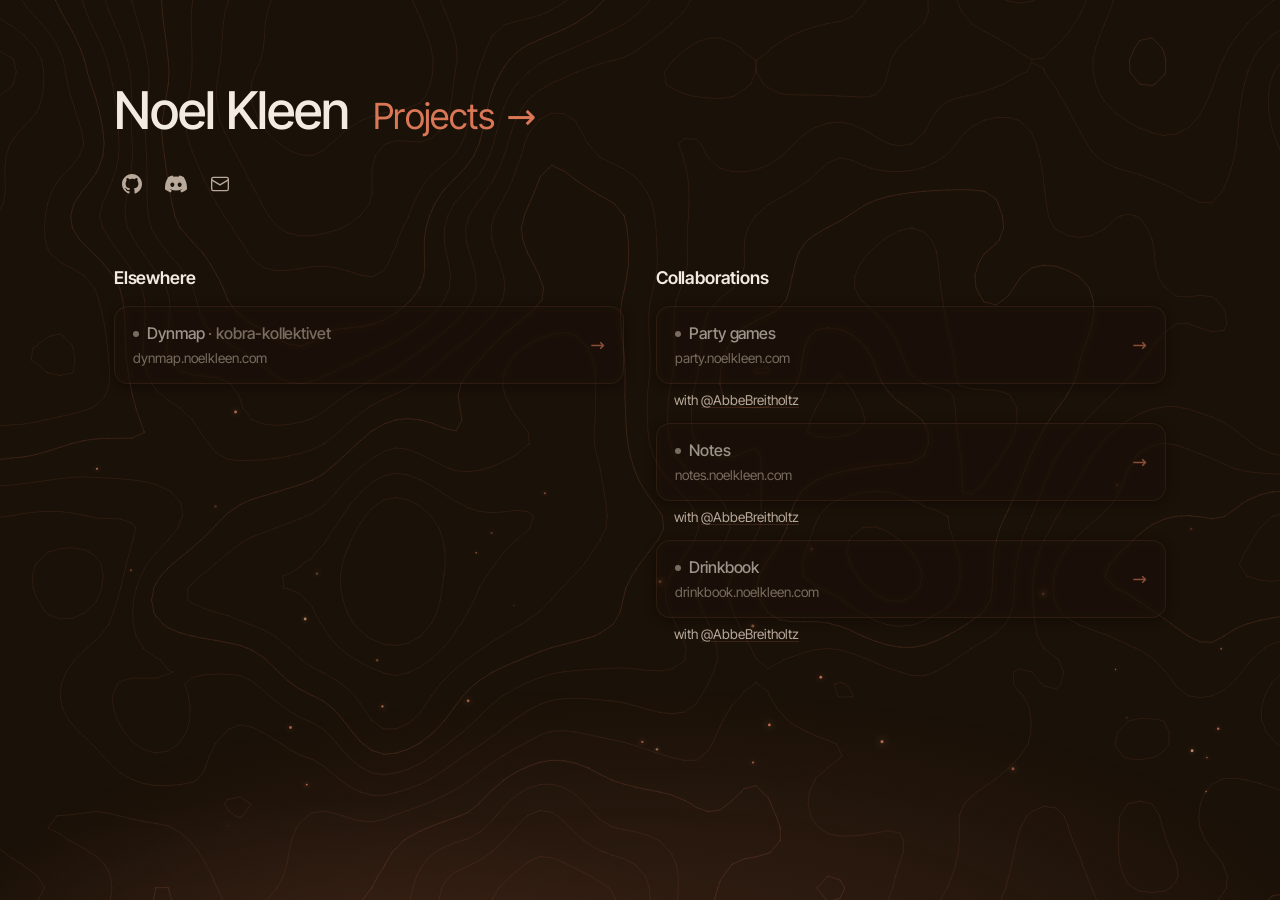
<file: index.html>
<!doctype html>
<html lang="en">
  <head>
    <meta charset="UTF-8" />
    <meta name="viewport" content="width=device-width, initial-scale=1.0" />
    <title>Noel Kleen</title>
    <meta name="description" content="An index of what's running on noelkleen.com — out in the open, run with others, or kept to myself." />
    <meta name="theme-color" content="#1a1108" />
    <meta property="og:type" content="website" />
    <meta property="og:title" content="Noel Kleen" />
    <meta property="og:description" content="An index of what's running on noelkleen.com — out in the open, run with others, or kept to myself." />
    <meta property="og:url" content="https://noelkleen.com" />
    <link rel="icon" type="image/svg+xml" href="/images/favicon.svg" />
    <link rel="preload" as="font" type="font/woff2" href="/fonts/InterTight-latin.woff2" crossorigin />
    <link rel="stylesheet" href="/css/styles.css?v=__CSS_VERSION__" />
  </head>
  <body>
    <canvas class="contours" aria-hidden="true"></canvas>
    <div class="cursor-glow" aria-hidden="true"></div>
    <canvas class="embers" aria-hidden="true"></canvas>
    <div class="wrap">
      <header class="hero">
        <div class="hero-text">
          <div class="hero-headline">
            <h1 class="t-display"><span class="hero-sheen">Noel Kleen<span class="hero-sheen-shine" aria-hidden="true"><span class="hero-sheen-inner">Noel Kleen</span></span></span></h1>
            <a class="hero-projects" href="/projects/">
              <span class="sr-only">Projects</span>
              <span class="hero-projects-word" aria-hidden="true"><span style="--i:0">P</span><span style="--i:1">r</span><span style="--i:2">o</span><span style="--i:3">j</span><span style="--i:4">e</span><span style="--i:5">c</span><span style="--i:6">t</span><span style="--i:7">s</span></span>
              <span class="hero-projects-arrow" aria-hidden="true" style="--i:8">→</span>
            </a>
          </div>
          <nav class="contact" aria-label="contact">
          <a href="https://github.com/AbstractNucleus" target="_blank" rel="noopener noreferrer" aria-label="GitHub">
            <svg width="20" height="20" viewBox="0 0 24 24" fill="currentColor" aria-hidden="true">
              <path d="M12 0C5.374 0 0 5.373 0 12c0 5.302 3.438 9.8 8.207 11.387.599.111.793-.261.793-.577v-2.234c-3.338.726-4.033-1.416-4.033-1.416-.546-1.387-1.333-1.756-1.333-1.756-1.089-.745.083-.729.083-.729 1.205.084 1.839 1.237 1.839 1.237 1.07 1.834 2.807 1.304 3.492.997.107-.775.418-1.305.762-1.604-2.665-.305-5.467-1.334-5.467-5.931 0-1.311.469-2.381 1.236-3.221-.124-.303-.535-1.524.117-3.176 0 0 1.008-.322 3.301 1.23A11.509 11.509 0 0 1 12 5.803c1.02.005 2.047.138 3.006.404 2.291-1.552 3.297-1.23 3.297-1.23.653 1.653.242 2.874.118 3.176.77.84 1.235 1.911 1.235 3.221 0 4.609-2.807 5.624-5.479 5.921.43.372.823 1.102.823 2.222v3.293c0 .319.192.694.801.576C20.566 21.797 24 17.3 24 12c0-6.627-5.373-12-12-12z" />
            </svg>
          </a>
          <a href="https://discord.com/users/abstractnucleus" target="_blank" rel="noopener noreferrer" aria-label="Discord">
            <svg width="22" height="22" viewBox="0 0 24 24" fill="currentColor" aria-hidden="true">
              <path d="M20.317 4.37a19.791 19.791 0 0 0-4.885-1.515.074.074 0 0 0-.079.037c-.21.375-.444.864-.608 1.25a18.27 18.27 0 0 0-5.487 0 12.64 12.64 0 0 0-.617-1.25.077.077 0 0 0-.079-.037A19.736 19.736 0 0 0 3.677 4.37a.07.07 0 0 0-.032.027C.533 9.046-.32 13.58.099 18.057a.082.082 0 0 0 .031.057 19.9 19.9 0 0 0 5.993 3.03.078.078 0 0 0 .084-.028c.462-.63.874-1.295 1.226-1.994a.076.076 0 0 0-.041-.106 13.107 13.107 0 0 1-1.872-.892.077.077 0 0 1-.008-.128 10.2 10.2 0 0 0 .372-.292.074.074 0 0 1 .077-.01c3.928 1.793 8.18 1.793 12.062 0a.074.074 0 0 1 .078.01c.12.098.246.198.373.292a.077.077 0 0 1-.006.127 12.299 12.299 0 0 1-1.873.892.077.077 0 0 0-.041.107c.36.698.772 1.362 1.225 1.993a.076.076 0 0 0 .084.028 19.839 19.839 0 0 0 6.002-3.03.077.077 0 0 0 .032-.054c.5-5.177-.838-9.674-3.549-13.66a.061.061 0 0 0-.031-.03zM8.02 15.33c-1.183 0-2.157-1.085-2.157-2.419 0-1.333.956-2.419 2.157-2.419 1.21 0 2.176 1.096 2.157 2.42 0 1.333-.956 2.418-2.157 2.418zm7.975 0c-1.183 0-2.157-1.085-2.157-2.419 0-1.333.956-2.419 2.157-2.419 1.21 0 2.176 1.096 2.157 2.42 0 1.333-.946 2.418-2.157 2.418z" />
            </svg>
          </a>
          <a href="mailto:noelhkleen@gmail.com" aria-label="Email">
            <svg width="20" height="20" viewBox="0 0 24 24" fill="none" stroke="currentColor" stroke-width="1.6" stroke-linecap="round" stroke-linejoin="round" aria-hidden="true">
              <rect x="2" y="4" width="20" height="16" rx="2" />
              <path d="M22 7l-10 6L2 7" />
            </svg>
          </a>
        </nav>
        </div>

        <div class="hero-actions">
          <details class="menu" hidden>
            <summary class="pill">
              <span>Private</span>
              <span class="menu-caret" aria-hidden="true"></span>
            </summary>
            <ul class="menu-panel" role="menu">
              <li role="none">
                <a class="menu-item" role="menuitem" href="https://analytics.noelkleen.com" data-host="analytics.noelkleen.com">
                  <span class="menu-item-title"><span class="status-dot" aria-hidden="true"></span>Analytics</span>
                  <span class="menu-item-host">analytics.noelkleen.com</span>
                </a>
              </li>
              <li role="none">
                <a class="menu-item" role="menuitem" href="https://studio.noelkleen.com" data-host="studio.noelkleen.com">
                  <span class="menu-item-title"><span class="status-dot" aria-hidden="true"></span>Studio</span>
                  <span class="menu-item-host">studio.noelkleen.com</span>
                </a>
              </li>
              <li role="none">
                <a class="menu-item" role="menuitem" href="https://finance.noelkleen.com" data-host="finance.noelkleen.com">
                  <span class="menu-item-title"><span class="status-dot" aria-hidden="true"></span>Finance</span>
                  <span class="menu-item-host">finance.noelkleen.com</span>
                </a>
              </li>
              <li role="none">
                <a class="menu-item" role="menuitem" href="https://mcontrol.noelkleen.com" data-host="mcontrol.noelkleen.com">
                  <span class="menu-item-title"><span class="status-dot" aria-hidden="true"></span>Mcontrol</span>
                  <span class="menu-item-host">mcontrol.noelkleen.com</span>
                </a>
              </li>
            </ul>
          </details>
        </div>
      </header>

      <main class="columns">
        <section aria-labelledby="col-elsewhere">
          <h2 id="col-elsewhere" class="t-h2">Elsewhere</h2>
          <ul class="link-list">
            <li>
              <a class="link-row" href="https://dynmap.noelkleen.com" data-host="dynmap.noelkleen.com">
                <span class="link-row-text">
                  <span class="link-row-title"><span class="status-dot" aria-hidden="true"></span>Dynmap <span class="t-muted">· kobra-kollektivet</span></span>
                  <span class="link-row-host">dynmap.noelkleen.com</span>
                </span>
                <span class="link-row-arrow" aria-hidden="true">→</span>
                <span class="link-row-sheen" aria-hidden="true"></span>
              </a>
            </li>
          </ul>
        </section>

        <section aria-labelledby="col-collaborations">
          <h2 id="col-collaborations" class="t-h2">Collaborations</h2>
          <ul class="link-list">
            <li>
              <a class="link-row" href="https://party.noelkleen.com" data-host="party.noelkleen.com">
                <span class="link-row-text">
                  <span class="link-row-title"><span class="status-dot" aria-hidden="true"></span>Party games</span>
                  <span class="link-row-host">party.noelkleen.com</span>
                </span>
                <span class="link-row-arrow" aria-hidden="true">→</span>
                <span class="link-row-sheen" aria-hidden="true"></span>
              </a>
              <p class="link-credit">with <a href="https://github.com/Trockeltum" target="_blank" rel="noopener noreferrer">@AbbeBreitholtz</a></p>
            </li>
            <li>
              <a class="link-row" href="https://notes.noelkleen.com" data-host="notes.noelkleen.com">
                <span class="link-row-text">
                  <span class="link-row-title"><span class="status-dot" aria-hidden="true"></span>Notes</span>
                  <span class="link-row-host">notes.noelkleen.com</span>
                </span>
                <span class="link-row-arrow" aria-hidden="true">→</span>
                <span class="link-row-sheen" aria-hidden="true"></span>
              </a>
              <p class="link-credit">with <a href="https://github.com/Trockeltum" target="_blank" rel="noopener noreferrer">@AbbeBreitholtz</a></p>
            </li>
            <li>
              <a class="link-row" href="https://drinkbook.noelkleen.com" data-host="drinkbook.noelkleen.com">
                <span class="link-row-text">
                  <span class="link-row-title"><span class="status-dot" aria-hidden="true"></span>Drinkbook</span>
                  <span class="link-row-host">drinkbook.noelkleen.com</span>
                </span>
                <span class="link-row-arrow" aria-hidden="true">→</span>
                <span class="link-row-sheen" aria-hidden="true"></span>
              </a>
              <p class="link-credit">with <a href="https://github.com/Trockeltum" target="_blank" rel="noopener noreferrer">@AbbeBreitholtz</a></p>
            </li>
          </ul>
        </section>

      </main>
    </div>
    <script>
      // Probe each subdomain from the visitor's own browser. mode:no-cors
      // makes the request cross-origin-safe at the cost of getting an
      // opaque response — but we only need the binary signal: the
      // promise resolves on any HTTP response (host is reachable from
      // this network), rejects on DNS failure / connection refused / TLS
      // error / timeout (not reachable). 5s timeout via AbortController.
      // no-referrer + credentials:omit so we don't leak anything to
      // the target hosts.
      (function () {
        function check(host) {
          var ctrl = new AbortController();
          var timer = setTimeout(function () { ctrl.abort(); }, 5000);
          return fetch('https://' + host + '/?t=' + Date.now(), {
            mode: 'no-cors',
            cache: 'no-store',
            credentials: 'omit',
            referrerPolicy: 'no-referrer',
            signal: ctrl.signal
          })
            .then(function () { return true; })
            .catch(function () { return false; })
            .then(function (up) { clearTimeout(timer); return up; });
        }

        document.querySelectorAll('[data-host]').forEach(function (el) {
          el.classList.add('is-checking');
          check(el.dataset.host).then(function (up) {
            el.classList.remove('is-checking');
            el.classList.add(up ? 'is-up' : 'is-down');
            el.title = up ? 'Online' : 'Offline';
            var srStatus = document.createElement('span');
            srStatus.className = 'sr-only';
            srStatus.textContent = up ? ' (online)' : ' (offline)';
            el.appendChild(srStatus);
            if (up) {
              var menu = el.closest('.menu');
              if (menu) menu.hidden = false;
            }
          });
        });
      })();
    </script>
    <script>
      // The animated border beam on the link rows needs @property to
      // interpolate its conic-gradient angle; without it the beam can't
      // spin, so tag <html> and let the .no-at-property rules swap in a
      // static accent gradient instead.
      if (!(window.CSS && CSS.registerProperty)) {
        document.documentElement.classList.add('no-at-property');
      }
    </script>
    <script src="/js/backdrop.js"></script>
  </body>
</html>
</file>
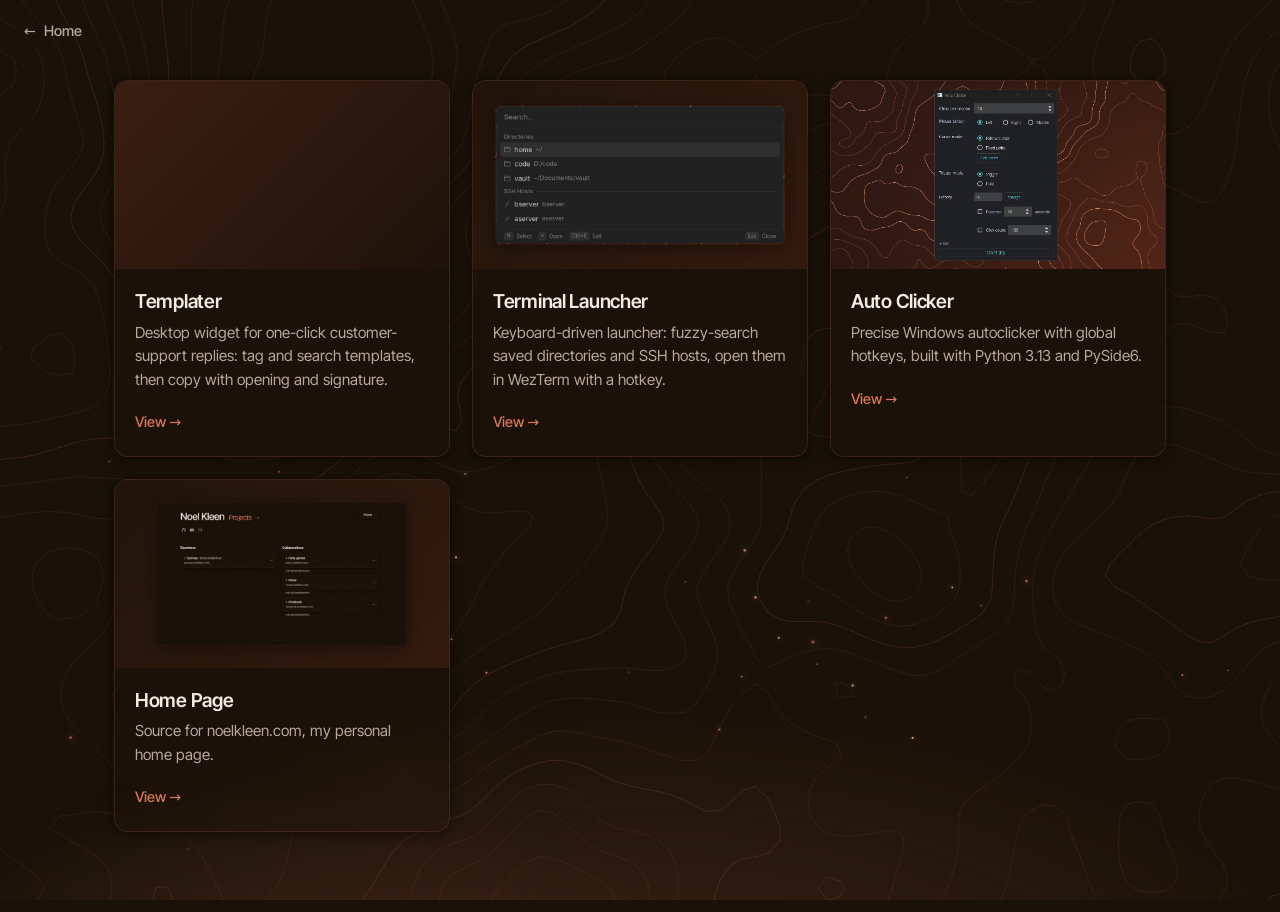
<file: projects/index.html>
<!doctype html>
<html lang="en">
  <head>
    <meta charset="UTF-8" />
    <meta name="viewport" content="width=device-width, initial-scale=1.0" />
    <title>Projects · Noel Kleen</title>
    <meta name="description" content="Projects by Noel Kleen — small tools and personal sites." />
    <meta name="theme-color" content="#1a1108" />
    <meta property="og:type" content="website" />
    <meta property="og:title" content="Projects · Noel Kleen" />
    <meta property="og:description" content="Projects by Noel Kleen — small tools and personal sites." />
    <meta property="og:url" content="https://noelkleen.com/projects/" />
    <link rel="icon" type="image/svg+xml" href="/images/favicon.svg" />
    <link rel="preload" as="font" type="font/woff2" href="/fonts/InterTight-latin.woff2" crossorigin />
    <link rel="stylesheet" href="/css/styles.css?v=__CSS_VERSION__" />
  </head>
  <body>
    <canvas class="contours" aria-hidden="true"></canvas>
    <div class="cursor-glow" aria-hidden="true"></div>
    <canvas class="embers" aria-hidden="true"></canvas>
    <a class="home-link" href="/">
      <span class="home-link__arrow" aria-hidden="true">←</span>
      <span>Home</span>
    </a>
    <main class="projects">
      <section id="cards" class="grid" aria-live="polite"></section>
    </main>
    <script src="/js/backdrop.js"></script>
    <script src="/projects/cards.js"></script>
  </body>
</html>
</file>
<file: css/styles.css>
/* =========================================================================
   noelkleen.com — styles
   Built on the Hearth design system. Warm dark editorial: cocoa-pit page
   with a terracotta glow over a topography texture, glass panels with
   hairline accent borders, Inter Tight throughout, one accent.

   Single CSS file so the build is one hash, one link. Font and image paths
   are absolute (`/fonts/...`, `/images/...`) so this stylesheet can be
   served from /css/styles.css and still resolve its assets.
   ========================================================================= */


/* ---- Fonts (Inter Tight, variable weight 100–900, latin + latin-ext) ---- */

@font-face {
  font-family: 'Inter Tight';
  font-style: normal;
  font-weight: 100 900;
  font-display: swap;
  src: url('/fonts/InterTight-latin.woff2') format('woff2');
  unicode-range: U+0000-00FF, U+0131, U+0152-0153, U+02BB-02BC, U+02C6, U+02DA, U+02DC, U+0304, U+0308, U+0329, U+2000-206F, U+20AC, U+2122, U+2191, U+2193, U+2212, U+2215, U+FEFF, U+FFFD;
}

@font-face {
  font-family: 'Inter Tight';
  font-style: normal;
  font-weight: 100 900;
  font-display: swap;
  src: url('/fonts/InterTight-latin-ext.woff2') format('woff2');
  unicode-range: U+0100-02BA, U+02BD-02C5, U+02C7-02CC, U+02CE-02D7, U+02DD-02FF, U+0304, U+0308, U+0329, U+1D00-1DBF, U+1E00-1E9F, U+1EF2-1EFF, U+2020, U+20A0-20AB, U+20AD-20C0, U+2113, U+2C60-2C7F, U+A720-A7FF;
}

@font-face {
  font-family: 'Inter Tight';
  font-style: italic;
  font-weight: 100 900;
  font-display: swap;
  src: url('/fonts/InterTight-italic-latin.woff2') format('woff2');
  unicode-range: U+0000-00FF, U+0131, U+0152-0153, U+02BB-02BC, U+02C6, U+02DA, U+02DC, U+0304, U+0308, U+0329, U+2000-206F, U+20AC, U+2122, U+2191, U+2193, U+2212, U+2215, U+FEFF, U+FFFD;
}

@font-face {
  font-family: 'Inter Tight';
  font-style: italic;
  font-weight: 100 900;
  font-display: swap;
  src: url('/fonts/InterTight-italic-latin-ext.woff2') format('woff2');
  unicode-range: U+0100-02BA, U+02BD-02C5, U+02C7-02CC, U+02CE-02D7, U+02DD-02FF, U+0304, U+0308, U+0329, U+1D00-1DBF, U+1E00-1E9F, U+1EF2-1EFF, U+2020, U+20A0-20AB, U+20AD-20C0, U+2113, U+2C60-2C7F, U+A720-A7FF;
}


/* ---- Primitives -------------------------------------------------------- */
:root {
  --hex-cocoa-pit:    #1a1108;
  --hex-cocoa-glow:   #3a1d10;
  --hex-cocoa:        #261b14;
  --hex-cocoa-lift:   #32231a;

  --hex-cream:        #f3ebe1;
  --hex-stone:        #b8a99a;

  --hex-clay:         #d97757;
  --hex-clay-soft:    #cc785c;

  --hex-surface:        rgba(38, 27, 20, 0.14);
  --hex-surface-lift:   rgba(50, 35, 26, 0.30);
  --hex-border:         rgba(204, 120, 92, 0.18);
  --hex-border-strong:  rgba(217, 119, 87, 0.45);
}


/* ---- Semantic tokens --------------------------------------------------- */
:root {
  --bg-page:           var(--hex-cocoa-pit);
  --bg-glow:           var(--hex-cocoa-glow);
  --bg-surface:        var(--hex-surface);
  --bg-surface-hover:  var(--hex-surface-lift);

  --fg-primary:  var(--hex-cream);
  --fg-muted:    var(--hex-stone);

  --border-soft:    var(--hex-border);
  --border-strong:  var(--hex-border-strong);

  --accent:       var(--hex-clay);
  --accent-soft:  var(--hex-clay-soft);

  --ring: var(--hex-clay);

  --shadow:        0 2px 12px rgba(0, 0, 0, 0.5);
  --shadow-hover:  0 12px 32px rgba(0, 0, 0, 0.6),
                   0 0 0 1px var(--border-strong);

  color-scheme: dark;
}


/* ---- Type, radii, spacing, motion -------------------------------------- */
:root {
  --font-sans: "Inter Tight", "Inter", -apple-system, BlinkMacSystemFont,
               "Segoe UI", system-ui, "Helvetica Neue", Arial, sans-serif;
  --font-mono: ui-monospace, "JetBrains Mono", "Fira Code", SFMono-Regular,
               Menlo, Consolas, "Liberation Mono", monospace;

  --fs-xs:  0.85rem;
  --fs-sm:  0.9rem;
  --fs-md:  0.95rem;
  --fs-base: 1rem;
  --fs-lg:  1.1rem;
  --fs-xl:  1.2rem;
  --fs-display: clamp(2.25rem, 4.5vw, 3.25rem);

  --lh-tight: 1.2;
  --lh-snug:  1.35;
  --lh-base:  1.55;

  --radius:        14px;
  --radius-small:  8px;

  --space-1:  4px;
  --space-2:  8px;
  --space-3:  12px;
  --space-4:  16px;
  --space-5:  20px;
  --space-6:  24px;
  --space-7:  28px;
  --space-8:  32px;
  --space-10: 40px;
  --space-14: 56px;
  --space-16: 64px;
  --space-20: 80px;

  --motion-fast:   180ms;
  --motion-smooth: 320ms;
  --ease:          ease;
  /* Refined "fast-out / slow-end" curve — the small movements (arrows,
     underline wipes, chip materialisations) land softer with this than
     with plain `ease`, without feeling sluggish. Used for hover state
     transitions on every button; the press-down on :active stays on
     --motion-fast so clicks feel immediate. */
  --ease-out:      cubic-bezier(0.32, 0.72, 0, 1);
  /* Overshoot spring — a gentle bounce past the target then settle. Used
     for the arrival dot-pop and the Projects underline wipe-in. */
  --ease-spring:   cubic-bezier(0.34, 1.35, 0.5, 1);
}


/* ---- Base -------------------------------------------------------------- */
*, *::before, *::after { box-sizing: border-box; }

html, body {
  margin: 0;
  padding: 0;
  min-height: 100vh;
}

/* Page colour lives on html so the fixed backdrop layers (contour canvas,
   glow, ember canvas) can stack above it without occluding each other. */
html {
  background-color: var(--bg-page);
}

body {
  color: var(--fg-primary);
  font-family: var(--font-sans);
  font-size: var(--fs-base);
  line-height: var(--lh-base);
  -webkit-font-smoothing: antialiased;
  text-rendering: optimizeLegibility;
}


/* ---- Animated backdrop -----------------------------------------------
   Four layers, all behind content:
     1. .contours    — a fixed canvas of drifting elevation contours: a
                       living version of the old topography.jpg texture
                       (driven by the inline contours script)
     2. body::after  — a static banked-fire glow pooled along the bottom
     3. .embers      — a fixed canvas of ember motes rising from the
                       bottom edge (driven by the inline embers script)
     4. .cursor-glow — a spotlight that follows the mouse (set in JS via
                       --mouse-x / --mouse-y custom properties)
   The design system has a "no background animation" rule; this is an
   intentional override to match the rest of the noelkleen.com surface.
   The old pair of wandering radial glows moved out when the embers
   arrived, and the drifting topography.jpg gave way to the contour
   canvas — two kinds of ambient drift in one backdrop read as busy.
   --------------------------------------------------------------------- */

/* Living topography — the backmost layer. z-index:-2 keeps it behind the
   glow and embers (both z-index:-1); the inline contours script sizes it
   to the viewport and renders the marching-squares contour field into it. */
.contours {
  position: fixed;
  inset: 0;
  width: 100%;
  height: 100%;
  z-index: -2;
  pointer-events: none;
}

body::after {
  content: "";
  position: fixed;
  inset: 0;
  z-index: -1;
  pointer-events: none;
  background:
    radial-gradient(90% 55% at 50% 112%,
                    rgba(217, 119, 87, 0.16) 0%,
                    rgba(217, 119, 87, 0) 65%),
    radial-gradient(45% 28% at 24% 108%,
                    rgba(217, 119, 87, 0.09) 0%,
                    rgba(217, 119, 87, 0) 70%);
}

.embers {
  position: fixed;
  inset: 0;
  width: 100%;
  height: 100%;
  z-index: -1;
  pointer-events: none;
}

.cursor-glow {
  position: fixed;
  inset: 0;
  z-index: -1;
  pointer-events: none;
  background: radial-gradient(circle 360px at var(--mouse-x, 50%) var(--mouse-y, 50%),
              rgba(217, 119, 87, 0.22) 0%,
              rgba(217, 119, 87, 0.08) 30%,
              rgba(58, 36, 27, 0) 70%);
  opacity: 0;
  transition: opacity 400ms ease;
  will-change: background;
}

body.has-cursor .cursor-glow {
  opacity: 1;
}


/* ---- Arrival choreography ---------------------------------------------
   One-shot load sequence, pure CSS: the name settles out of a blur while
   its tracking tightens, the Projects link and contact icons follow, and
   the link cards stagger up in a wave down both columns. Status dots pop
   separately, when their probe resolves (see the status-dot section).
   Everything runs on transform/opacity/filter except the heading's
   tracking settle — one element, 700ms, once per load. `both` keeps each
   element hidden until its beat; the global reduced-motion rule collapses
   the whole show into an instant landing.
   --------------------------------------------------------------------- */

.hero .t-display {
  animation: arrive-heading 700ms var(--ease-out) both;
}

.hero-projects {
  animation: arrive-rise 620ms var(--ease-out) 150ms both;
}

.contact {
  animation: arrive-rise 620ms var(--ease-out) 240ms both;
}

.columns .t-h2 {
  animation: arrive-rise 620ms var(--ease-out) 300ms both;
}

.link-list li {
  animation: arrive-card 560ms var(--ease-out) both;
}

.link-list li:nth-child(1) { animation-delay: 380ms; }
.link-list li:nth-child(2) { animation-delay: 460ms; }
.link-list li:nth-child(3) { animation-delay: 540ms; }

/* The Private menu unhides only after a probe succeeds; animations don't
   run while an element is display:none, so this plays at that moment. */
.menu {
  animation: arrive-card 560ms var(--ease-out) both;
}

@keyframes arrive-heading {
  from { opacity: 0; transform: translateY(14px); filter: blur(8px); letter-spacing: 0.02em; }
  to   { opacity: 1; transform: translateY(0);    filter: blur(0);   letter-spacing: -0.02em; }
}

@keyframes arrive-rise {
  from { opacity: 0; transform: translateY(10px); filter: blur(4px); }
  to   { opacity: 1; transform: translateY(0);    filter: blur(0); }
}

@keyframes arrive-card {
  from { opacity: 0; transform: translateY(10px) scale(0.985); }
  to   { opacity: 1; transform: translateY(0) scale(1); }
}

::selection { background: var(--accent); color: var(--bg-page); }
::placeholder { color: var(--fg-muted); opacity: 1; }

a {
  color: var(--accent);
  text-decoration: none;
  transition: color var(--motion-fast) var(--ease);
}
a:hover { color: var(--accent-soft); }

:focus { outline: none; }
:focus-visible {
  outline: 2px solid var(--ring);
  outline-offset: 2px;
  border-radius: inherit;
}


/* ---- Type utilities ---------------------------------------------------- */

.t-display {
  font-size: var(--fs-display);
  line-height: var(--lh-tight);
  letter-spacing: -0.02em;
  font-weight: 500;
  margin: 0;
}

.t-h2 {
  font-size: var(--fs-lg);
  line-height: var(--lh-snug);
  letter-spacing: -0.01em;
  font-weight: 600;
  margin: 0;
}

.t-lede {
  font-size: var(--fs-lg);
  line-height: var(--lh-base);
  font-style: italic;
  color: var(--fg-muted);
  max-width: 62ch;
  margin: 0;
}

.t-muted { color: var(--fg-muted); }


/* ---- Page layout ------------------------------------------------------- */

.wrap {
  max-width: 1100px;
  margin: 0 auto;
  padding: var(--space-20) var(--space-6) var(--space-20);
}

.hero {
  display: flex;
  align-items: flex-start;
  justify-content: space-between;
  gap: var(--space-6);
  flex-wrap: wrap;
  margin-bottom: var(--space-16);
}

.hero-text {
  display: flex;
  flex-direction: column;
  gap: var(--space-4);
  min-width: 0;
  flex: 1;
}

.hero-headline {
  display: flex;
  flex-wrap: wrap;
  align-items: baseline;
  column-gap: var(--space-6);
  row-gap: var(--space-2);
}

/* Headline sheen — a narrow amber band sweeps through "Noel Kleen" every
   10s. Two pixel-aligned copies of the text: the shine window translates
   across while its inner copy counter-translates, so the sweep is pure
   transform work and the gradient never repaints. The first pass waits
   3s so it lands after the arrival choreography settles. */
.hero-sheen {
  position: relative;
  display: inline-block;
  white-space: nowrap;
}

.hero-sheen-shine {
  position: absolute;
  top: 0;
  bottom: 0;
  left: 0;
  width: 32%;
  overflow: hidden;
  pointer-events: none;
  user-select: none;
  -webkit-user-select: none;
  -webkit-mask-image: linear-gradient(90deg, transparent, #1a1108 38%, #1a1108 62%, transparent);
  mask-image: linear-gradient(90deg, transparent, #1a1108 38%, #1a1108 62%, transparent);
  transform: translateX(-100%);
  animation: sheen-band 10s ease-in-out 3s infinite;
  will-change: transform;
}

.hero-sheen-inner {
  display: inline-block;
  white-space: nowrap;
  background: linear-gradient(180deg, #f0c39a 0%, #e8a87c 55%, #df9668 100%);
  -webkit-background-clip: text;
  background-clip: text;
  color: transparent;
  transform: translateX(32%);
  animation: sheen-band-inner 10s ease-in-out 3s infinite;
  will-change: transform;
}

@keyframes sheen-band {
  0%   { transform: translateX(-100%); }
  30%  { transform: translateX(312.5%); }
  100% { transform: translateX(312.5%); }
}

@keyframes sheen-band-inner {
  0%   { transform: translateX(32%); }
  30%  { transform: translateX(-100%); }
  100% { transform: translateX(-100%); }
}

@media (prefers-reduced-motion: reduce) {
  .hero-sheen-shine { display: none; }
}

/* The "Projects" jump-link beside the title. Display-size inline link;
   doesn't try to be a chip. Refinements: an animated underline that wipes
   in from the left (scaleX from 0, transform-origin left) with a slight
   overshoot on the way in — a piece of the page's terracotta accent
   literally appearing under the word as you approach it — and a letter
   ripple, each letter lifting 3px in a 25ms stagger (the spans carry
   their index in --i). The word is aria-hidden with an sr-only twin so
   assistive tech reads "Projects", not eight fragments. The underline
   sits on the word only, not under the arrow, so the arrow's motion
   stays unambiguous. */
.hero-projects {
  display: inline-flex;
  align-items: baseline;
  gap: var(--space-3);
  font-size: clamp(1.5rem, 3vw, 2.25rem);
  font-weight: 400;
  line-height: var(--lh-tight);
  letter-spacing: -0.015em;
  color: var(--accent);
  text-decoration: none;
  transition: color var(--motion-fast) var(--ease-out);
}

.hero-projects-word {
  position: relative;
  display: inline-block;
}

.hero-projects-word::after {
  content: "";
  position: absolute;
  left: 0;
  right: 0;
  bottom: 0.05em;
  height: 1px;
  background: currentColor;
  opacity: 0.6;
  transform: scaleX(0);
  transform-origin: left center;
  transition: transform var(--motion-smooth) var(--ease-out);
}

.hero-projects:hover .hero-projects-word::after,
.hero-projects:focus-visible .hero-projects-word::after {
  transform: scaleX(1);
  transition: transform 550ms var(--ease-spring);
}

.hero-projects:hover,
.hero-projects:focus-visible {
  color: var(--accent-soft);
  outline: none;
}

.hero-projects-word span,
.hero-projects-arrow {
  display: inline-block;
  transition: transform var(--motion-smooth) var(--ease-out);
  transition-delay: calc(var(--i) * 25ms);
}

.hero-projects:hover .hero-projects-word span,
.hero-projects:focus-visible .hero-projects-word span {
  transform: translateY(-3px);
}

.hero-projects:hover .hero-projects-arrow,
.hero-projects:focus-visible .hero-projects-arrow {
  transform: translateX(3px);
}

.contact {
  display: flex;
  align-items: center;
  gap: var(--space-2);
  margin-top: var(--space-2);
}

/* Icon chip — 36×36 hit target with a glass backdrop that fades in on
   hover. Resting state is transparent so the icons feel "loose" on the
   page; hover materialises a flat chip with a hairline border. The
   icon colour climbs muted → accent on the same curve. */
.contact a {
  display: inline-flex;
  align-items: center;
  justify-content: center;
  width: 36px;
  height: 36px;
  color: var(--fg-muted);
  background: transparent;
  border: 1px solid transparent;
  border-radius: 10px;
  transition: color var(--motion-smooth) var(--ease-out),
              background var(--motion-smooth) var(--ease-out),
              border-color var(--motion-smooth) var(--ease-out),
              transform var(--motion-fast) var(--ease-out);
}

.contact a:hover,
.contact a:focus-visible {
  color: var(--accent);
  background: var(--bg-surface);
  border-color: var(--border-soft);
  transform: translateY(-1px);
  outline: none;
}

.contact a:active {
  transform: translateY(0);
  transition-duration: var(--motion-fast);
}

.contact svg {
  display: block;
}

.columns {
  display: grid;
  grid-template-columns: repeat(2, 1fr);
  gap: var(--space-8);
}

.columns > section {
  display: flex;
  flex-direction: column;
  gap: var(--space-4);
  min-width: 0;
}

.link-list {
  list-style: none;
  margin: 0;
  padding: 0;
  display: flex;
  flex-direction: column;
  gap: var(--space-3);
}


/* ---- Link row — the homepage's headline panel -------------------------
   Glass surface over the page glow, hairline border, 14px radius, shadow
   at rest. Hover lifts 3px and warms; the arrow tracks right. Same beat
   as the design system's .card, just denser for nav use.
   --------------------------------------------------------------------- */

.link-row {
  position: relative;
  display: grid;
  grid-template-columns: 1fr auto;
  align-items: center;
  gap: var(--space-3);
  padding: 14px 18px;
  background: var(--bg-surface);
  border: 1px solid var(--border-soft);
  border-radius: var(--radius);
  box-shadow: var(--shadow);
  backdrop-filter: blur(3px);
  -webkit-backdrop-filter: blur(3px);
  color: inherit;
  text-decoration: none;
  transition: transform var(--motion-smooth) var(--ease-out),
              box-shadow var(--motion-smooth) var(--ease-out),
              background var(--motion-smooth) var(--ease-out),
              border-color var(--motion-smooth) var(--ease-out);
}

a.link-row:hover,
a.link-row:focus-visible {
  transform: translateY(-2px);
  box-shadow: var(--shadow-hover);
  background: var(--bg-surface-hover);
  border-color: var(--border-strong);
  outline: none;
}

a.link-row:hover .link-row-arrow,
a.link-row:focus-visible .link-row-arrow {
  transform: translateX(2px);
  color: var(--accent-soft);
}

a.link-row:active {
  transform: translateY(0);
  transition-duration: var(--motion-fast);
}

.link-row-text {
  display: flex;
  flex-direction: column;
  gap: 2px;
  min-width: 0;
}

.link-row-title {
  font-size: var(--fs-base);
  font-weight: 500;
  color: var(--fg-primary);
  letter-spacing: -0.005em;
}

.link-row-host {
  font-size: var(--fs-xs);
  color: var(--fg-muted);
}

.link-row-arrow {
  color: var(--accent);
  font-size: var(--fs-lg);
  line-height: 1;
  transition: transform var(--motion-smooth) var(--ease-out),
              color var(--motion-smooth) var(--ease-out);
}

/* Border beam — a terracotta spark laps the card border on hover.
   A conic gradient on ::before, masked down to a 1.5px ring (padding-box
   XOR full-box), spun by animating a registered custom property. The
   animation idles at play-state:paused so a resting card costs nothing.
   Where @property is missing the inline script tags <html> with
   .no-at-property and the hover ring falls back to a static accent
   gradient; reduced-motion gets the same stand-in. */

@property --beam-angle {
  syntax: "<angle>";
  inherits: false;
  initial-value: 0deg;
}

.link-row::before {
  content: "";
  position: absolute;
  inset: -1px;
  /* One px outside a --radius card, so the ring radius tracks the token. */
  border-radius: calc(var(--radius) + 1px);
  padding: 1.5px;
  /* Shared static stand-in for when the beam can't spin (no @property /
     reduced motion). Defined once here, applied by both fallbacks below. */
  --beam-fallback: linear-gradient(135deg,
    rgba(217, 119, 87, 0.6),
    rgba(217, 119, 87, 0.12) 55%,
    rgba(217, 119, 87, 0.35));
  background: conic-gradient(
    from var(--beam-angle),
    rgba(217, 119, 87, 0) 0deg,
    rgba(217, 119, 87, 0) 285deg,
    rgba(217, 119, 87, 0.55) 341deg,
    var(--accent) 356deg,
    rgba(232, 168, 124, 0.95) 360deg
  );
  -webkit-mask: linear-gradient(#1a1108 0 0) content-box, linear-gradient(#1a1108 0 0);
  -webkit-mask-composite: xor;
  mask: linear-gradient(#1a1108 0 0) content-box, linear-gradient(#1a1108 0 0);
  mask-composite: exclude;
  pointer-events: none;
  opacity: 0;
  transition: opacity var(--motion-smooth) var(--ease-out);
  animation: beam-spin 2.6s linear infinite paused;
}

a.link-row:hover::before,
a.link-row:focus-visible::before {
  opacity: 1;
  animation-play-state: running;
}

@keyframes beam-spin {
  to { --beam-angle: 360deg; }
}

/* Surface sheen — one faint amber sweep across the card per hover-enter.
   Lives on a dedicated overlay span so the moving strip can be clipped
   without putting overflow:hidden on the row (which would cut the beam
   ring off at the border). */
.link-row-sheen {
  position: absolute;
  inset: 0;
  border-radius: var(--radius);
  overflow: hidden;
  pointer-events: none;
}

.link-row-sheen::before {
  content: "";
  position: absolute;
  top: -30%;
  bottom: -30%;
  left: 0;
  width: 60%;
  background: linear-gradient(105deg,
    rgba(232, 168, 124, 0) 0%,
    rgba(232, 168, 124, 0.07) 50%,
    rgba(232, 168, 124, 0) 100%);
  transform: translateX(-130%);
}

a.link-row:hover .link-row-sheen::before,
a.link-row:focus-visible .link-row-sheen::before {
  animation: sheen-sweep 900ms cubic-bezier(0.33, 0, 0.2, 1) forwards;
}

@keyframes sheen-sweep {
  from { transform: translateX(-130%); }
  to   { transform: translateX(300%); }
}

.no-at-property .link-row::before {
  animation: none;
}

.no-at-property a.link-row:hover::before,
.no-at-property a.link-row:focus-visible::before {
  background: var(--beam-fallback);
}

@media (prefers-reduced-motion: reduce) {
  .link-row::before {
    animation: none;
  }
  a.link-row:hover::before,
  a.link-row:focus-visible::before {
    background: var(--beam-fallback);
  }
  .link-row-sheen { display: none; }
}

.link-credit {
  margin: 6px 18px 0;
  font-size: var(--fs-xs);
  color: var(--fg-muted);
}

.link-credit a {
  color: inherit;
  text-decoration: underline;
  text-decoration-color: var(--border-soft);
  text-underline-offset: 2px;
  transition: color var(--motion-smooth) var(--ease-out),
              text-decoration-color var(--motion-smooth) var(--ease-out);
}

.link-credit a:hover,
.link-credit a:focus-visible {
  color: var(--accent-soft);
  text-decoration-color: var(--accent-soft);
}


/* ---- Private dropdown — top-right glass pill -------------------------
   Native <details>/<summary> so it works without JS and is keyboard-
   accessible out of the box. Trigger is a glass pill; the panel floats
   absolutely below with the same translucent surface, hairline border,
   and 8px blur as the link rows. The caret is a glyph swap (▾ → ▴) on
   [open] rather than a rotation — the design system disallows rotation.
   --------------------------------------------------------------------- */

.hero-actions {
  display: flex;
  align-items: center;
  gap: var(--space-3);
  flex-wrap: wrap;
}

.menu {
  position: relative;
}

/* Trigger pill — glass chip. Slight translateY-press on :active so the
   click feels physical. When the menu is [open] the chip stays in the
   hover state so it reads as the active element. */
.pill {
  list-style: none;
  cursor: pointer;
  user-select: none;
  display: inline-flex;
  align-items: center;
  gap: var(--space-2);
  padding: 10px 16px;
  background: var(--bg-surface);
  border: 1px solid var(--border-soft);
  border-radius: var(--radius-small);
  box-shadow: var(--shadow);
  backdrop-filter: blur(3px);
  -webkit-backdrop-filter: blur(3px);
  color: var(--fg-primary);
  font-size: var(--fs-sm);
  font-weight: 500;
  letter-spacing: -0.005em;
  text-decoration: none;
  transition: background var(--motion-smooth) var(--ease-out),
              border-color var(--motion-smooth) var(--ease-out),
              transform var(--motion-fast) var(--ease-out);
}

.pill::-webkit-details-marker { display: none; }
.pill::marker { content: ''; }

.pill:hover,
.menu[open] .pill,
.pill:focus-visible {
  background: var(--bg-surface-hover);
  border-color: var(--border-strong);
  outline: none;
}

.pill:active {
  transform: translateY(1px);
  transition-duration: var(--motion-fast);
}

.menu-caret {
  color: var(--accent);
  font-size: 0.7em;
  line-height: 1;
  transition: color var(--motion-smooth) var(--ease-out);
}

.menu-caret::before { content: '▾'; }
.menu[open] .menu-caret::before { content: '▴'; }

.menu[open] .menu-caret {
  color: var(--fg-primary);
}

.menu-panel {
  list-style: none;
  margin: var(--space-2) 0 0;
  padding: var(--space-2);
  position: absolute;
  top: 100%;
  right: 0;
  min-width: 240px;
  background: var(--bg-surface);
  border: 1px solid var(--border-soft);
  border-radius: var(--radius);
  box-shadow: var(--shadow-hover);
  backdrop-filter: blur(3px);
  -webkit-backdrop-filter: blur(3px);
  z-index: 10;
  display: flex;
  flex-direction: column;
  gap: 2px;
}

/* Menu rows. Soft accent wash on hover — kept in place (no translate)
   so they don't outdent past the rest of the list. */
.menu-item {
  display: flex;
  flex-direction: column;
  gap: 2px;
  padding: 10px 12px;
  border-radius: var(--radius-small);
  color: inherit;
  text-decoration: none;
  transition: background var(--motion-smooth) var(--ease-out);
}

.menu-item:hover,
.menu-item:focus-visible {
  background: rgba(217, 119, 87, 0.10);
  color: inherit;
  outline: none;
}

.menu-item-title {
  font-size: var(--fs-base);
  font-weight: 500;
  color: var(--fg-primary);
}

.menu-item-host {
  font-size: var(--fs-xs);
  color: var(--fg-muted);
}


/* ---- Status dot -------------------------------------------------------
   Tiny live/offline indicator, populated by the inline status script
   that probes each subdomain from the visitor's own browser. Hidden by
   default so the page never lies about a state it doesn't know; only
   appears once JS has tagged the row with .is-up or .is-down.

   Live → accent (terracotta), reusing the existing brand colour so the
   palette stays intact (the design system bans status colour families).
   Offline → stone-coloured dot plus a 0.6 opacity dim on the whole row,
   so the signal carries without colour alone.
   --------------------------------------------------------------------- */

.status-dot {
  display: none;
  width: 6px;
  height: 6px;
  border-radius: 50%;
  margin-right: 8px;
  vertical-align: 2px;
  flex-shrink: 0;
}

/* Visually hidden but exposed to assistive tech — used to give the dot's
   colour + the row dim a textual equivalent for screen readers. */
.sr-only {
  position: absolute;
  width: 1px;
  height: 1px;
  padding: 0;
  margin: -1px;
  overflow: hidden;
  clip: rect(0, 0, 0, 0);
  white-space: nowrap;
  border: 0;
}

.is-checking .status-dot,
.is-up .status-dot,
.is-down .status-dot {
  display: inline-block;
}

/* Indeterminate — stone dot with a quieter breath while the probe is in
   flight. Lower alpha than the live pulse so it reads as "working" rather
   than competing with the resolved accent state. */
.is-checking .status-dot {
  background: var(--fg-muted);
  box-shadow: 0 0 0 0 rgba(184, 169, 154, 0.25);
  animation: status-pulse-muted 2s ease-out infinite;
}

/* Live → accent. One springy pop when the probe resolves (the final
   beat of the arrival choreography — dots land whenever their host
   answers), then a slow 4s breath so "online" reads as alive. Smaller
   spread + lower alpha than the first cut — the eye picks up on the
   pulse only when looking at the dot. Reduced-motion users get the
   static dot via the global rule below. */
.is-up .status-dot {
  background: var(--accent);
  box-shadow: 0 0 0 0 rgba(217, 119, 87, 0.35);
  animation: status-pop 480ms var(--ease-spring) both,
             status-pulse 4s ease-out 480ms infinite;
}

.is-down .status-dot { background: var(--fg-muted); }

@keyframes status-pop {
  0%   { opacity: 0; transform: scale(0.4); }
  60%  { opacity: 1; transform: scale(1.3); }
  100% { opacity: 1; transform: scale(1); }
}

@keyframes status-pulse {
  0%   { box-shadow: 0 0 0 0   rgba(217, 119, 87, 0.35); }
  80%  { box-shadow: 0 0 0 4px rgba(217, 119, 87, 0); }
  100% { box-shadow: 0 0 0 0   rgba(217, 119, 87, 0); }
}

@keyframes status-pulse-muted {
  0%   { box-shadow: 0 0 0 0   rgba(184, 169, 154, 0.25); }
  80%  { box-shadow: 0 0 0 3px rgba(184, 169, 154, 0); }
  100% { box-shadow: 0 0 0 0   rgba(184, 169, 154, 0); }
}

.link-row.is-down,
.menu-item.is-down {
  opacity: 0.6;
}


/* ---- Responsive -------------------------------------------------------- */

@media (max-width: 760px) {
  .wrap {
    padding: var(--space-14) var(--space-6) var(--space-16);
  }
  .columns {
    grid-template-columns: 1fr;
    gap: var(--space-10);
  }
  .hero {
    margin-bottom: var(--space-10);
  }
}


/* ---- Reduced motion --------------------------------------------------- */
@media (prefers-reduced-motion: reduce) {
  *, *::before, *::after {
    animation-duration: 0.01ms !important;
    animation-iteration-count: 1 !important;
    transition-duration: 0.01ms !important;
    scroll-behavior: auto !important;
  }
}


/* ---- Projects page ----------------------------------------------------
   The /projects gallery: a fixed home link back to the index, and a grid
   of cards for the things I've built. Cards are the design system's
   signature glass panel; every value here consumes the shared tokens
   above, so the gallery reads as the same site as the home page. */

.home-link {
  position: fixed;
  top: var(--space-5);
  left: var(--space-6);
  z-index: 10;
  display: inline-flex;
  align-items: center;
  gap: var(--space-2);
  color: var(--fg-muted);
  font-size: var(--fs-sm);
  font-weight: 500;
  text-decoration: none;
  transition: color var(--motion-fast) var(--ease);
}

.home-link:hover,
.home-link:focus-visible {
  color: var(--accent);
}

.home-link__arrow {
  display: inline-block;
  transition: transform var(--motion-fast) var(--ease);
}

.home-link:hover .home-link__arrow {
  transform: translateX(-2px);
}

main.projects {
  max-width: 1100px;
  margin: 0 auto;
  padding: var(--space-20) var(--space-6);
}

.grid {
  display: grid;
  grid-template-columns: repeat(auto-fill, minmax(280px, 1fr));
  gap: 22px;
}

.card {
  background: var(--bg-surface);
  border: 1px solid var(--border-soft);
  border-radius: var(--radius);
  overflow: hidden;
  box-shadow: var(--shadow);
  backdrop-filter: blur(8px);
  -webkit-backdrop-filter: blur(8px);
  display: flex;
  flex-direction: column;
  text-decoration: none;
  color: inherit;
  transition: transform var(--motion-fast) var(--ease),
              box-shadow var(--motion-fast) var(--ease),
              background var(--motion-fast) var(--ease),
              border-color var(--motion-fast) var(--ease);
}

a.card:hover,
a.card:focus-visible {
  transform: translateY(-1px);
  box-shadow: var(--shadow-hover);
  background: var(--bg-surface-hover);
  border-color: var(--border-strong);
  outline: none;
}

.card-image {
  aspect-ratio: 16 / 9;
  background-color: #2a1810;
  background-image: linear-gradient(135deg, #3a1f12 0%, #1f120a 100%);
  background-size: cover;
  background-position: center;
}

.card-body {
  padding: 18px 20px 22px;
  flex: 1;
  display: flex;
  flex-direction: column;
  gap: var(--space-1);
}

.card-title {
  margin: 0;
  font-family: var(--font-sans);
  font-size: var(--fs-xl);
  font-weight: 600;
  letter-spacing: -0.015em;
  color: var(--fg-primary);
}

.card-desc {
  margin: 0;
  color: var(--fg-muted);
  font-family: var(--font-sans);
  font-size: var(--fs-md);
  line-height: var(--lh-base);
}

.card-link {
  margin-top: var(--space-4);
  color: var(--accent);
  font-family: var(--font-sans);
  font-size: var(--fs-sm);
  font-weight: 500;
}
</file>
